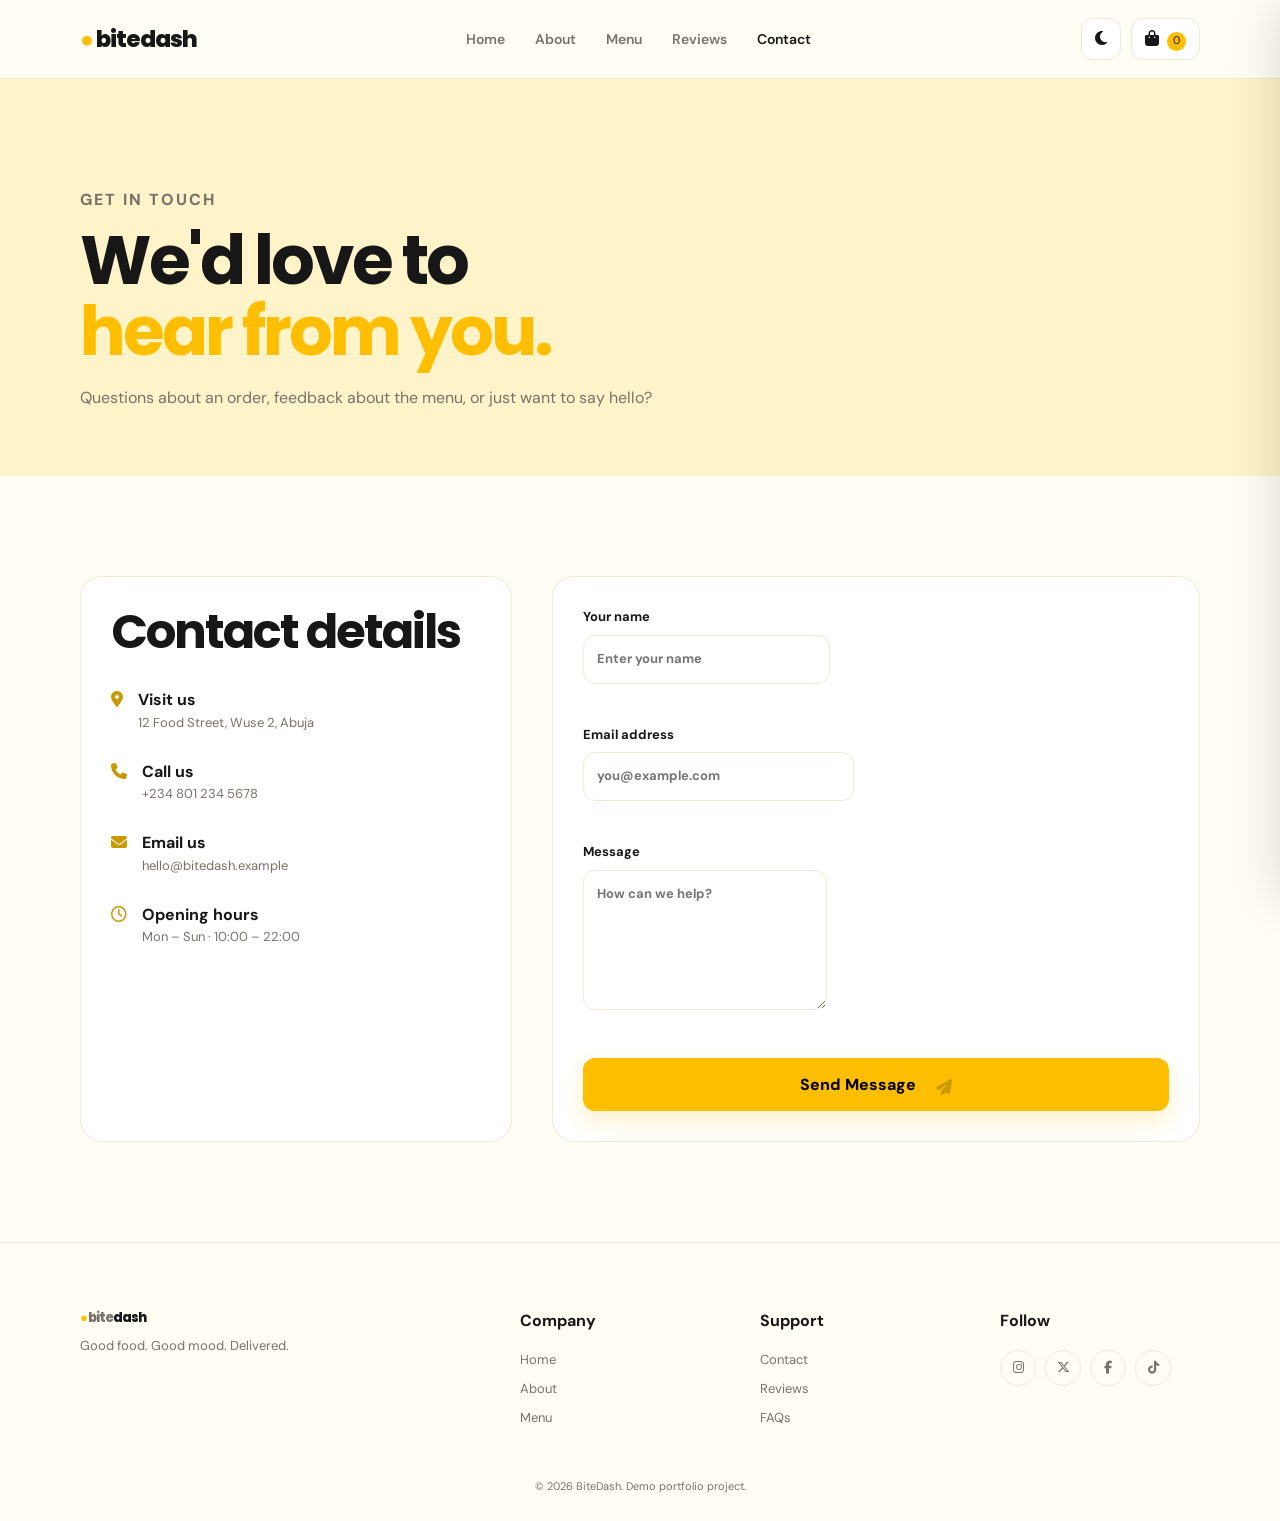
<file: contact.html>
<!DOCTYPE html><html lang="en"><head><meta charset="UTF-8"><meta name="viewport" content="width=device-width, initial-scale=1.0"><meta name="description" content="BiteDash food delivery demo"><title>Contact | BiteDash</title><link rel="preconnect" href="https://fonts.googleapis.com"><link rel="preconnect" href="https://fonts.gstatic.com" crossorigin><link href="https://fonts.googleapis.com/css2?family=DM+Sans:wght@400;500;600;700&family=Poppins:wght@600;700;800&display=swap" rel="stylesheet"><link rel="stylesheet" href="https://cdnjs.cloudflare.com/ajax/libs/font-awesome/6.7.2/css/all.min.css"><link rel="stylesheet" href="styles.css"></head><body><header class="header"><div class="container nav">
<a class="logo" href="index.html"><span class="dot">●</span> bite<span class="last">dash</span></a>
<button class="menu-toggle" aria-label="Open menu" aria-expanded="false">
    <span></span>
    <span></span>
    <span></span>
</button>

  <nav class="nav-links">
<a href="index.html" data-page="home">Home</a><a href="about.html" data-page="about">About</a><a href="menu.html" data-page="menu">Menu</a><a href="reviews.html" data-page="reviews">Reviews</a><a href="contact.html" data-page="contact">Contact</a>
</nav>
<div class="nav-actions"><button class="icon-btn" id="themeBtn" aria-label="Toggle theme"><i class="fa-solid fa-moon"></i></button><button class="cart-btn" id="cartBtn" aria-label="Open cart"><i class="fa-solid fa-bag-shopping"></i> <span id="cartCount">0</span></button></div>
</div></header><main><section class="page-hero"><div class="container"><p class="eyebrow">GET IN TOUCH</p><h1>We'd love to<br><span>hear from you.</span></h1><p>Questions about an order, feedback about the menu, or just want to say hello?</p></div></section>
<section class="section"><div class="container contact-grid"><div class="contact-card"><h2>Contact details</h2><div style="margin-top:30px"><i class="fa-solid fa-location-dot"></i><p><strong>Visit us</strong><span>12 Food Street, Wuse 2, Abuja</span></p></div><div><i class="fa-solid fa-phone"></i><p><strong>Call us</strong><span>+234 801 234 5678</span></p></div><div><i class="fa-solid fa-envelope"></i><p><strong>Email us</strong><span>hello@bitedash.example</span></p></div><div><i class="fa-regular fa-clock"></i><p><strong>Opening hours</strong><span>Mon – Sun · 10:00 – 22:00</span></p></div></div><form class="contact-card contact-form" id="contactForm"><div><label for="name">Your name<input id="name" required placeholder="Enter your name"></label></div><div><label for="email">Email address<input id="email" type="email" required placeholder="you@example.com"></label></div><div><label for="message">Message<textarea id="message" required placeholder="How can we help?"></textarea></label></div><button class="btn" type="submit">Send Message <i class="fa-solid fa-paper-plane"></i></button></form></div></section></main><footer class="footer"><div class="container footer-grid">
<div><a class="logo" href="index.html"><span class="dot">●</span> bite<span class="last">dash</span></a><p>Good food. Good mood. Delivered.</p></div>
<div><h4>Company</h4><a href="index.html">Home</a><a href="about.html">About</a><a href="menu.html">Menu</a></div>
<div><h4>Support</h4><a href="contact.html">Contact</a><a href="reviews.html">Reviews</a><a href="contact.html">FAQs</a></div>
<div><h4>Follow</h4><div class="socials"><a href="#" aria-label="Instagram"><i class="fa-brands fa-instagram"></i></a><a href="#" aria-label="X"><i class="fa-brands fa-x-twitter"></i></a><a href="#" aria-label="Facebook"><i class="fa-brands fa-facebook-f"></i></a><a href="#" aria-label="TikTok"><i class="fa-brands fa-tiktok"></i></a></div></div>
</div><p class="copyright">© 2026 BiteDash. Demo portfolio project.</p></footer><aside class="cart-panel" id="cartPanel"><div class="cart-head"><h2>Your Cart</h2><button id="closeCart">×</button></div><div id="cartItems" class="cart-items"><p class="empty">Your cart is empty.</p></div><div class="cart-total"><span>Total</span><strong id="cartTotal">₦0</strong></div><button class="btn checkout" id="checkout">Checkout</button></aside><div class="overlay" id="overlay"></div><div class="toast" id="toast">Added to cart ✓</div><script>document.querySelectorAll(".nav-links a").forEach(a=>{if(a.dataset.page==="contact")a.classList.add("active")});</script><script src="main.js"></script></body></html>
</file>
<file: styles.css>
*{margin:0;padding:0;box-sizing:border-box}
:root{--bg:#fffdf4;--surface:#fff;--text:#171717;--muted:#77736b;--accent:#ffbf00;--accent-dark:#efa900;--line:#eee9d9;--shadow:0 18px 50px rgba(46,39,15,.09)}
html{scroll-behavior:smooth}
body{font-family:"DM Sans",sans-serif;background:var(--bg);color:var(--text);line-height:1.6;transition:.25s;
        opacity: 0;
    transition: opacity 0.35s ease-in-out;
}

body.dark{--bg:#161511;--surface:#211f19;--text:#f8f5e9;--muted:#aaa69a;--line:#39362b;--shadow:0 18px 50px rgba(0,0,0,.25)}
a{text-decoration:none;color:inherit}
button{font:inherit;border:0;cursor:pointer}
.container{width:min(1120px,92%);margin:auto}
.section{padding:100px 0}
.header{position:sticky;top:0;z-index:50;background:rgba(255,253,244,.86);backdrop-filter:blur(15px);border-bottom:1px solid var(--line)}
.dark .header{background:rgba(22,21,17,.86)}
.nav{height:78px;display:flex;align-items:center;justify-content:space-between;gap:30px}
.logo{font:800 23px "Poppins",sans-serif;letter-spacing:-1px}.logo .dot{color:var(--accent)}.logo .last{color:var(--text)}
.nav-links{display:flex;gap:30px;font-size:14px;font-weight:600}.nav-links a{color:var(--muted);transition:.2s}.nav-links a:hover,.nav-links a.active{color:var(--text)}
.nav-actions{display:flex;gap:10px}.icon-btn,.cart-btn{background:var(--surface);border:1px solid var(--line);border-radius:12px;height:42px;padding:0 13px;color:var(--text)}
#cartCount{display:inline-grid;place-items:center;min-width:19px;height:19px;border-radius:50%;background:var(--accent);font-size:11px;margin-left:4px}
.menu-toggle{display:none;flex-direction:column;justify-content:space-between;width:30px;height:22px;background:none;border:none;cursor:pointer;padding:0;z-index:100}
.menu-toggle span{display:block;width:100%;height:3px;background:var(--text);border-radius:3px;transition:all 0.3s ease-in-out}
.menu-toggle.open span:nth-child(1){transform:translateY(9.5px) rotate(45deg)}
.menu-toggle.open span:nth-child(2){opacity:0}
.menu-toggle.open span:nth-child(3){transform:translateY(-9.5px) rotate(-45deg)}
.hero{padding-top:65px;overflow:hidden}.hero-grid{min-height:650px;display:grid;grid-template-columns:1fr 1fr;align-items:center;gap:40px}
.eyebrow{font-size:11px;letter-spacing:2px;font-weight:800;color:#c99900;margin-bottom:12px}
h1,h2,h3{font-family:"Poppins",sans-serif;line-height:1.05}h1{font-size:clamp(52px,6vw,78px);letter-spacing:-4px}h1 span{color:var(--accent)}
h2{font-size:clamp(34px,4vw,48px);letter-spacing:-2px}.hero-text{max-width:520px;color:var(--muted);font-size:16px;margin:25px 0}
.hero-buttons{display:flex;align-items:center;gap:25px}.btn{display:inline-flex;align-items:center;justify-content:center;gap:20px;background:var(--accent);padding:14px 22px;border-radius:12px;font-weight:800;box-shadow:0 10px 25px rgba(255,191,0,.22);transition:.2s}.btn:hover{transform:translateY(-2px);background:var(--accent-dark)}
.text-btn{font-weight:700}.hero-meta{display:flex;gap:40px;margin-top:55px}.hero-meta div{display:flex;flex-direction:column}.hero-meta strong{font-size:18px}.hero-meta span{font-size:12px;color:var(--muted)}
.hero-visual{height:590px;position:relative;display:grid;place-items:center}.hero-visual .blob{position:absolute;width:390px;height:390px;border-radius:45% 55% 55% 45%;background:#ffc928;transform:rotate(-8deg)}.hero-visual>img{position:relative;width:430px;height:500px;object-fit:cover;border-radius:42% 42% 48% 48%;mix-blend-mode:multiply;filter:saturate(.9)}.dark .hero-visual>img{mix-blend-mode:normal}
.phone-card,.delivery-note{position:absolute;background:var(--surface);box-shadow:var(--shadow);border-radius:15px;padding:12px 15px;display:flex;align-items:center;gap:10px}.phone-card{top:120px;right:0}.phone-card>span{background:var(--accent);border-radius:9px;padding:8px}.phone-card small,.delivery-note small{display:block;color:var(--muted);font-size:10px}.phone-card strong{font-size:11px}.delivery-note{bottom:115px;left:10px;font-weight:700;font-size:12px}
.section-heading{text-align:center;margin-bottom:55px}.section-heading>p:last-child{color:var(--muted);margin-top:14px}
.steps{display:grid;grid-template-columns:repeat(3,1fr);gap:25px}.step{text-align:center;padding:35px 25px;border:1px solid var(--line);border-radius:22px;background:var(--surface);transition:.25s}.step:hover{transform:translateY(-7px);box-shadow:var(--shadow)}.step-icon{font-size:40px;margin-bottom:20px}.step h3{font-size:19px;margin-bottom:10px}.step p{font-size:14px;color:var(--muted)}
.menu-section{background:#fff8df}.dark .menu-section{background:#1c1a14}.row-heading{display:flex;align-items:end;justify-content:space-between;text-align:left}
.filters{display:flex;gap:8px;flex-wrap:wrap;justify-content:flex-end}.filter{background:var(--surface);border:1px solid var(--line);padding:9px 15px;border-radius:20px;color:var(--muted);font-size:13px}.filter.active{background:var(--accent);color:#171717;border-color:var(--accent)}
.food-grid{display:grid;grid-template-columns:repeat(4,1fr);gap:18px}.food-card{background:var(--surface);border:1px solid var(--line);border-radius:18px;overflow:hidden;box-shadow:0 8px 25px rgba(50,40,10,.04);
    transition: opacity 0.3s ease, transform 0.3s ease;
    opacity: 1;
    transform: scale(1);

}.food-card:hover{transform:translateY(-5px);box-shadow:var(--shadow)}.food-card img{width:100%;height:175px;object-fit:cover}.food-info{padding:17px}.category{font-size:10px;text-transform:uppercase;letter-spacing:1px;color:#b58a00;font-weight:800}.food-info h3{font-size:16px;margin:7px 0 17px}.card-bottom{display:flex;align-items:center;justify-content:space-between}.card-bottom strong{font-size:14px}.add-btn{width:30px;height:30px;border-radius:9px;background:var(--accent);font-size:20px;line-height:1}
.reviews{background:var(--surface)}.review-grid{display:grid;grid-template-columns:.9fr 1.1fr;align-items:center;gap:90px}.review-image{height:450px;position:relative;display:grid;place-items:center}.review-blob{position:absolute;width:340px;height:380px;background:#ffcc35;border-radius:50%;transform:rotate(7deg)}.review-image img{position:relative;width:310px;height:390px;object-fit:cover;border-radius:45%}.review-copy blockquote{font-family:"Poppins";font-size:24px;line-height:1.5;margin:25px 0}.stars{letter-spacing:4px;color:#f2b300}.reviewer{display:flex;align-items:center;gap:12px}.avatar{width:42px;height:42px;border-radius:50%;display:grid;place-items:center;background:var(--accent);font-size:12px;font-weight:800}.reviewer span{display:block;color:var(--muted);font-size:11px}.review-controls{margin-top:25px;display:flex;gap:8px}.review-controls button{width:36px;height:36px;border:1px solid var(--line);border-radius:9px;background:var(--surface);color:var(--text)}
.location{padding-top:40px}.location-card{background:#fff3c9;border-radius:28px;padding:50px;display:grid;grid-template-columns:1fr 1.2fr;gap:40px;align-items:center}.dark .location-card{background:#2c281a}.location-card p:not(.eyebrow){color:var(--muted);margin-top:12px}.map{height:250px;border-radius:22px;background:linear-gradient(135deg,#e7e1cc 25%,transparent 25%) 0 0/55px 55px,linear-gradient(45deg,#ded7bf 25%,transparent 25%) 0 0/75px 75px,#f1eddc;position:relative;display:grid;place-items:center;overflow:hidden}.map:before,.map:after{content:"";position:absolute;background:#8fc88a;width:65%;height:25px;border-radius:50%;transform:rotate(-20deg)}.map:after{width:55%;transform:rotate(20deg);background:#9ccff0}.map-pin{position:relative;z-index:2;font-size:45px}.map span{position:absolute;bottom:18px;right:20px;z-index:2;font-size:11px;font-weight:800;letter-spacing:2px}
.page-hero{padding:90px 0 65px;background:#fff3c9}.dark .page-hero{background:#2c281a}.page-hero h1{font-size:clamp(45px,6vw,68px);letter-spacing:-3px}.page-hero p{max-width:650px;color:var(--muted);margin-top:18px;font-size:16px}
.content-grid{display:grid;grid-template-columns:1fr 1fr;gap:35px;align-items:center}.content-image{width:100%;height:430px;object-fit:cover;border-radius:28px}.content-copy p{color:var(--muted);margin:18px 0}.feature-list{display:grid;gap:14px;margin-top:25px}.feature-list div{display:flex;gap:12px;align-items:flex-start}.feature-list i{color:#d49d00;margin-top:5px}
.contact-grid{display:grid;grid-template-columns:.8fr 1.2fr;gap:40px}.contact-card{padding:30px;border:1px solid var(--line);background:var(--surface);border-radius:22px}.contact-card>div{display:flex;gap:15px;margin-bottom:25px}.contact-card i{color:#c99900;margin-top:4px}.contact-card span{display:block;color:var(--muted);font-size:13px}.contact-form{display:grid;gap:16px}.contact-form label{font-size:13px;font-weight:700}.contact-form input,.contact-form textarea{width:100%;margin-top:7px;border:1px solid var(--line);background:var(--surface);color:var(--text);border-radius:12px;padding:13px;font:inherit;outline:none}.contact-form textarea{min-height:140px;resize:vertical}.contact-form input:focus,.contact-form textarea:focus{border-color:var(--accent)}
.footer{padding:65px 0 25px;border-top:1px solid var(--line)}.footer-grid{display:grid;grid-template-columns:2fr 1fr 1fr 1fr;gap:40px}.footer-grid>div{display:flex;flex-direction:column;gap:8px}.footer-grid h4{margin-bottom:8px}.footer-grid p,.footer-grid a{color:var(--muted);font-size:13px}.socials{display:flex!important;flex-direction:row!important;gap:9px}.socials a{width:36px;height:36px;border:1px solid var(--line);border-radius:50%;display:grid;place-items:center;transition:.2s}.socials a:hover{background:var(--accent);color:#171717;border-color:var(--accent);transform:translateY(-2px)}.copyright{text-align:center;color:var(--muted);font-size:11px;margin-top:50px}
.cart-panel{position:fixed;z-index:100;right:-410px;top:0;width:min(390px,92vw);height:100vh;background:var(--surface);padding:25px;box-shadow:-20px 0 50px rgba(0,0,0,.15);transition:.3s;display:flex;flex-direction:column}.cart-panel.open{right:0}.cart-head{display:flex;justify-content:space-between;align-items:center}.cart-head button{font-size:30px;background:none;color:var(--text)}.cart-items{flex:1;overflow:auto;padding:20px 0}.cart-row{display:flex;justify-content:space-between;align-items:center;border-bottom:1px solid var(--line);padding:15px 0}.cart-row small{display:block;color:var(--muted)}.remove{background:none;color:#d45b5b}.empty{color:var(--muted);text-align:center;margin-top:50px}.cart-total{display:flex;justify-content:space-between;border-top:1px solid var(--line);padding:20px 0}.checkout{width:100%}.overlay{position:fixed;inset:0;background:rgba(0,0,0,.4);z-index:90;opacity:0;pointer-events:none;transition:.3s}.overlay.show{opacity:1;pointer-events:auto}.toast{position:fixed;bottom:25px;left:50%;transform:translate(-50%,20px);background:#181818;color:#fff;padding:12px 18px;border-radius:10px;font-size:13px;opacity:0;transition:.25s;z-index:150}.toast.show{opacity:1;transform:translate(-50%,0)}
@media(max-width:900px){.nav-links{gap:16px}.food-grid{grid-template-columns:repeat(2,1fr)}.review-grid,.content-grid,.contact-grid{gap:35px}.hero-grid{grid-template-columns:1fr}.hero-copy{text-align:center}.hero-text{margin-left:auto;margin-right:auto}.hero-buttons,.hero-meta{justify-content:center}.hero-visual{height:530px}.location-card{grid-template-columns:1fr}.footer-grid{grid-template-columns:2fr 1fr 1fr}}
@media(max-width:700px){.section{padding:75px 0}.nav-links{display:flex;position:absolute;top:78px;left:0;right:0;background:var(--surface);padding:25px;flex-direction:column;align-items:center;border-bottom:1px solid var(--line);box-shadow:var(--shadow);opacity:0;transform:translateY(-15px);pointer-events:none;transition:opacity 0.3s ease,transform 0.3s ease}.nav-links.open{opacity:1;transform:translateY(0);pointer-events:auto}.menu-toggle{display:flex;order:3}.nav-actions{margin-left:auto}.hero{padding-top:30px}h1{font-size:52px;letter-spacing:-3px}.hero-visual{height:440px}.hero-visual>img{width:310px;height:390px}.hero-visual .blob{width:300px;height:300px}.phone-card{top:65px;right:2px}.delivery-note{bottom:55px;left:0}.steps,.review-grid,.content-grid,.contact-grid{grid-template-columns:1fr}.review-image{height:390px}.row-heading{align-items:flex-start;flex-direction:column;gap:20px}.filters{justify-content:flex-start}.footer-grid{grid-template-columns:1fr 1fr}.footer-grid>div:first-child{grid-column:1/-1}.location-card{padding:30px}.page-hero{padding:70px 0 50px}.content-image{height:320px}}
@media(max-width:450px){.food-grid{grid-template-columns:1fr}.nav{gap:8px}.logo{font-size:20px}.hero-meta{gap:20px}.hero-visual>img{width:270px;height:350px}.hero-visual .blob{width:270px;height:270px}.hero-buttons{flex-direction:column;gap:15px}.footer-grid{grid-template-columns:1fr}}
</file>
